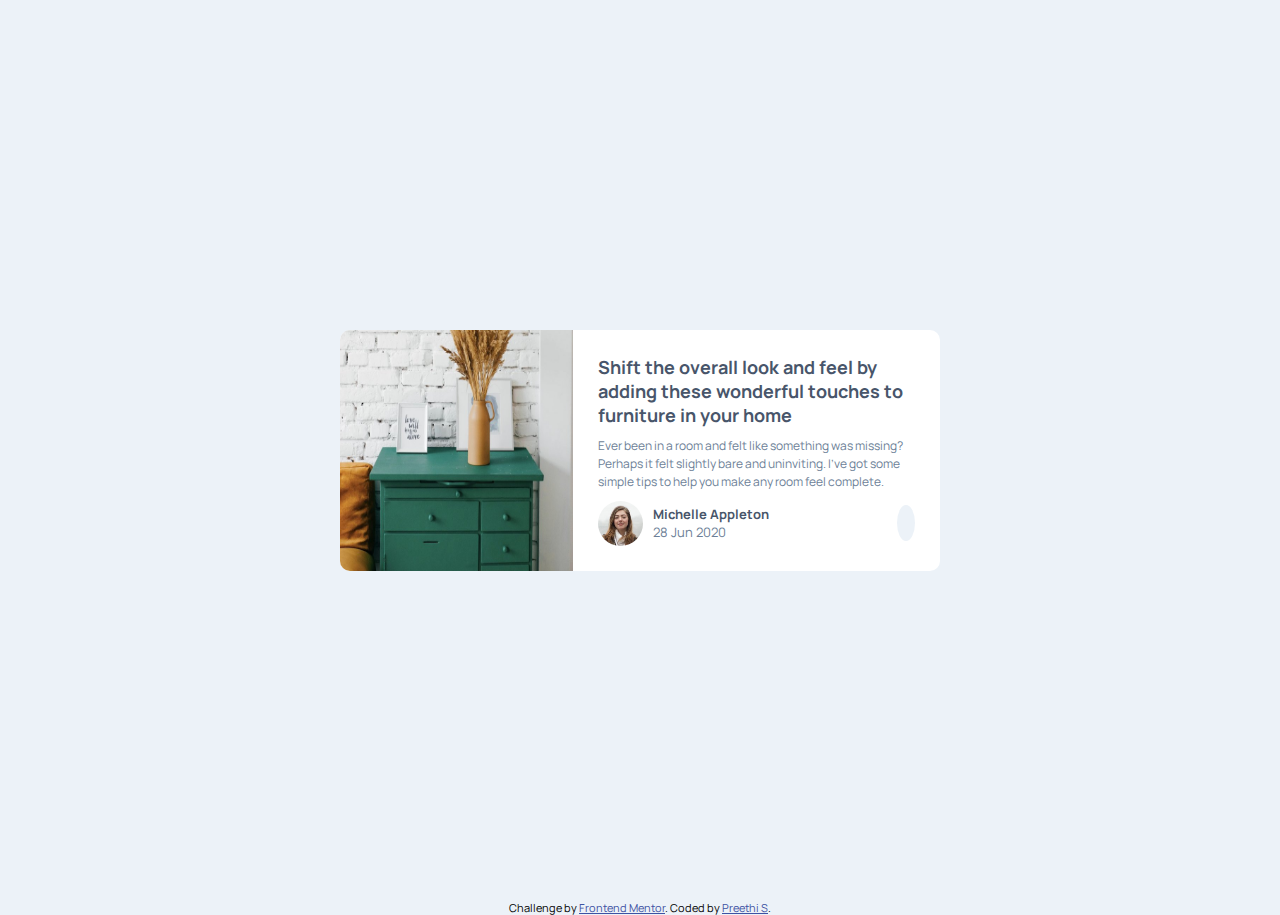
<file: article-preview-component-master/index.html>
<!DOCTYPE html>
<html lang="en">
  <head>
    <meta charset="UTF-8" />
    <meta name="viewport" content="width=device-width, initial-scale=1.0" />
    <!-- displays site properly based on user's device -->

    <link
      rel="icon"
      type="image/png"
      sizes="32x32"
      href="./images/favicon-32x32.png"
    />
    <link rel="stylesheet" href="stylesheet.css" />
    <link
      rel="stylesheet"
      href="https://cdnjs.cloudflare.com/ajax/libs/font-awesome/6.4.2/css/all.min.css"
      integrity="sha512-z3gLpd7yknf1YoNbCzqRKc4qyor8gaKU1qmn+CShxbuBusANI9QpRohGBreCFkKxLhei6S9CQXFEbbKuqLg0DA=="
      crossorigin="anonymous"
      referrerpolicy="no-referrer"
    />

    <title>Frontend Mentor | Article preview component</title>
  </head>
  <body>
    <div class="container">
      <div class="sub-container">
        <div class="article-image">
          <img src="images/drawers.jpg" alt="drawers-img" class="drawers-img" />
        </div>

        <div class="main-content">
          <h3>
            Shift the overall look and feel by adding these wonderful touches to
            furniture in your home
          </h3>
          <p class="article-describe">
            Ever been in a room and felt like something was missing? Perhaps it
            felt slightly bare and uninviting. I’ve got some simple tips to help
            you make any room feel complete.
          </p>
          <div class="about-articles">
            <div class="author-info">
              <img
                src="images/avatar-michelle.jpg"
                alt="michelle-img"
                class="michelle-img"
              />
              <div class="information">
                <p class="author-name">Michelle Appleton</p>
                <p>28 Jun 2020</p>
              </div>
            </div>
            <div>
              <i class="fa-solid fa-share share"></i>
              <div class="share-box">
                <span class="share-name">SHARE</span>
                <i class="fa-brands fa-square-facebook"></i>
                <i class="fa-brands fa-twitter"></i>
                <i class="fa-brands fa-pinterest"></i>
              </div>
            </div>
          </div>
        </div>
      </div>
    </div>

    <div class="attribution">
      Challenge by
      <a href="https://www.frontendmentor.io?ref=challenge" target="_blank"
        >Frontend Mentor</a
      >. Coded by <a href="#">Preethi S</a>.
    </div>
  </body>
</html>
</file>
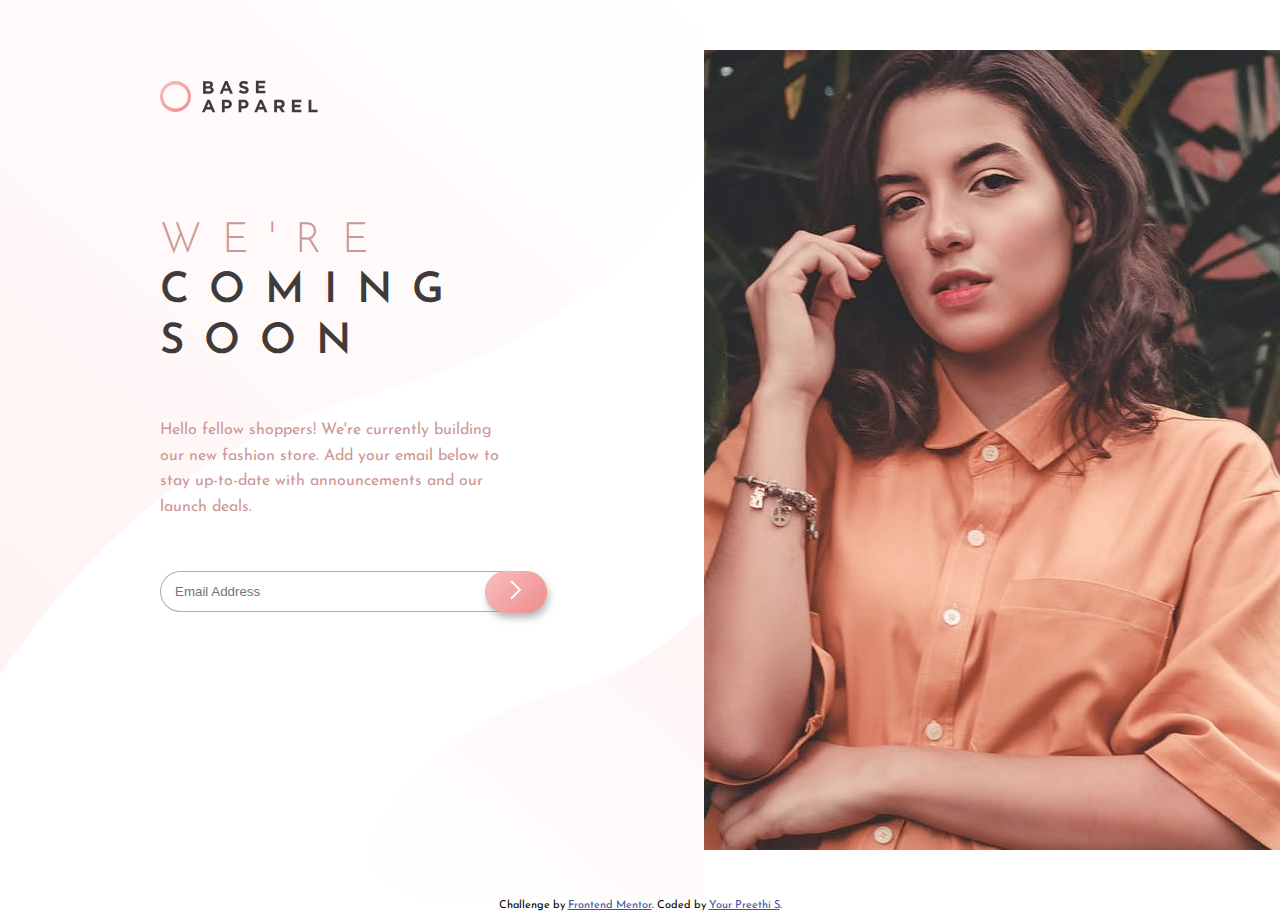
<file: base-apparel-coming-soon-master/index.html>
<!DOCTYPE html>
<html lang="en">
  <head>
    <meta charset="UTF-8" />
    <meta name="viewport" content="width=device-width, initial-scale=1.0" />
    <!-- displays site properly based on user's device -->

    <link
      rel="icon"
      type="image/png"
      sizes="32x32"
      href="./images/favicon-32x32.png"
    />
    <!-- stylesheet -->
    <link rel="stylesheet" href="stylesheet.css" />

    <title>Frontend Mentor | Base Apparel coming soon page</title>
  </head>
  <body>
    <section class="container">
      <div class="left">
        <div class="logo">
          <img src="images/logo.svg" class="logo" />
        </div>
     
        <img src="images/hero-mobile.jpg" alt="mobile-pic" class="mobile-pic" />

        <div class="left-text">
        <h1>
          <span style="color: hsl(0, 36%, 70%); font-weight: 300">We're</span>
          coming soon
        </h1>
        <p class="information">
          Hello fellow shoppers! We're currently building our new fashion store.
          Add your email below to stay up-to-date with announcements and our
          launch deals.
        </p>
        <form action="">
          <div>
            <input
              type="email"
              placeholder="Email Address"
              class="email"
              id="email"
              required
            />
            <label for="email">
              <img src="images/icon-error.svg" alt="" />
            </label>
            <button type="submit" class="submit">
              <img src="images/icon-arrow.svg" alt="" />
            </button>
          </div>
          <p class="error">Please provide a valid email</p>
        </div>
        </form>
      </div>
    </div>
      <div class="right"></div>
    </section>
   
    <footer>
      <p class="attribution">
        Challenge by
        <a href="https://www.frontendmentor.io?ref=challenge" target="_blank"
          >Frontend Mentor</a
        >. Coded by <a href="#">Your Preethi S</a>.
      </p>
    </footer>
    <!-- script -->
    <script src="main.js"></script>
  </body>
</html>
</file>
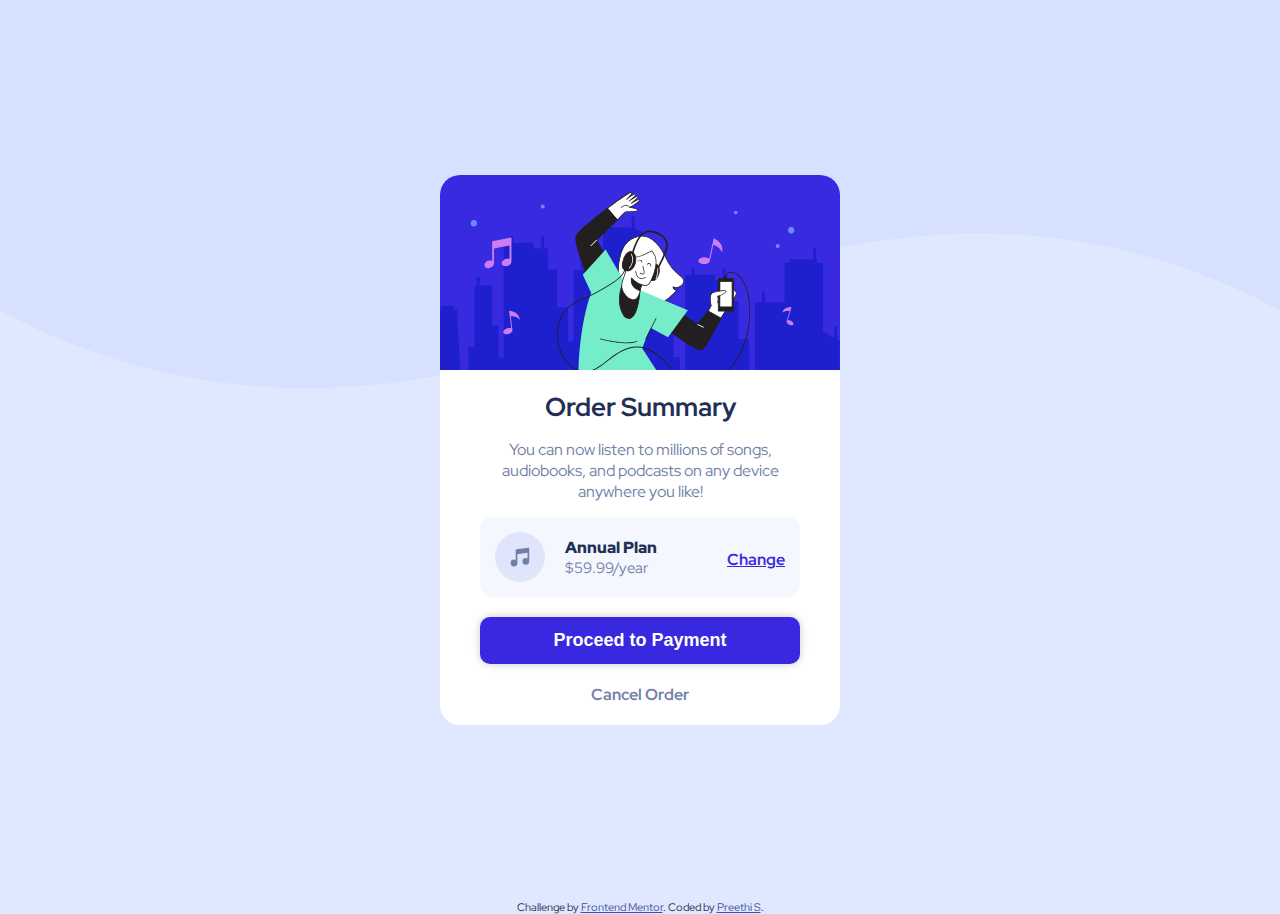
<file: order-summary-component-main/index.html>
<!DOCTYPE html>
<html lang="en">
  <head>
    <meta charset="UTF-8" />
    <meta name="viewport" content="width=device-width, initial-scale=1.0" />
    <!-- displays site properly based on user's device -->

    <link
      rel="icon"
      type="image/png"
      sizes="32x32"
      href="./images/favicon-32x32.png"
    />
    <link rel="stylesheet" href="stylesheet.css" />
    <title>Frontend Mentor | Order summary card</title>
  </head>
  <body>
    <section class="main-header">
      <div class="container">
        <img
          src="images/illustration-hero.svg"
          alt="music-pic"
          class="hero-pic"
        />
        <h2 class="order-summary-title">Order Summary</h2>
        <p class="order-summary-description">
          You can now listen to millions of songs, audiobooks, and podcasts on
          any device anywhere you like!
        </p>

        <div class="music-icon">
          <div class="music-icon-box">
            <img
              src="images/icon-music.svg"
              alt="music-plan"
              class="music-symbol"
            />
            <div>
              <h5 class="music-plan">Annual Plan</h5>
              <p class="music-amount">$59.99/year</p>
            </div>
          </div>
          <a href="#" class="Change"> Change</a>
        </div>

        <button class="proceed">Proceed to Payment</button>
        <a href="#" class="cancel">Cancel Order</a>
      </div>
    </section>
    <div class="attribution">
      Challenge by
      <a href="https://www.frontendmentor.io?ref=challenge" target="_blank"
        >Frontend Mentor</a
      >. Coded by <a href="#">Preethi S</a>.
    </div>
  </body>
</html>
</file>
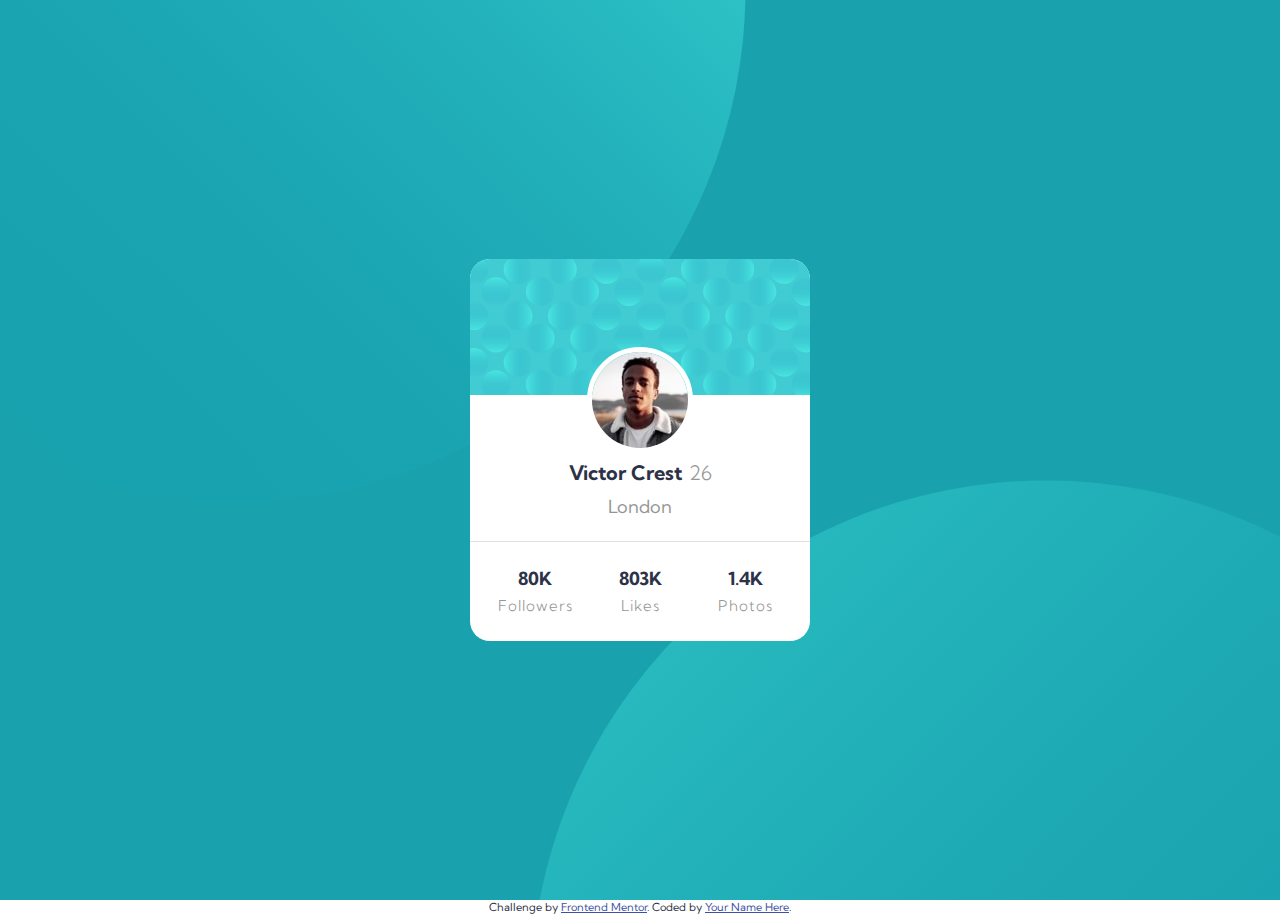
<file: profile-card-component-main/index.html>
<!DOCTYPE html>
<html lang="en">
  <head>
    <meta charset="UTF-8" />
    <meta name="viewport" content="width=device-width, initial-scale=1.0" />
    <!-- displays site properly based on user's device -->

    <link
      rel="icon"
      type="image/png"
      sizes="32x32"
      href="./images/favicon-32x32.png"
    />
    <link rel="stylesheet" href="stylesheet.css" />
    <title>Frontend Mentor | Profile card component</title>

    <!-- Feel free to remove these styles or customise in your own stylesheet 👍 -->
    <style>
      .attribution {
        font-size: 11px;
        text-align: center;
      }
      .attribution a {
        color: hsl(228, 45%, 44%);
      }
    </style>
  </head>
  <body>
    <div class="main">
      <div class="top-bg"></div>
      <div class="bottom-bg"></div>
      <section class="container">
        <div class="background-card-img">
          <img
            src="images/bg-pattern-card.svg"
            alt="background-pattern"
            class="background-card"
          />

          <img
            src="images/image-victor.jpg"
            alt="victor-crest-img"
            class="profile-img"
          />
        </div>

        <div class="main-content">
          <h2 class="profile-name">Victor Crest <span class="age">26</span></h2>
          <p class="profile-city">London</p>
        </div>

        <div class="col-3-grid">
          <div>
            <h4 class="number">80K</h4>
            <p class="describe">Followers</p>
          </div>
          <div>
            <h4 class="number">803K</h4>
            <p class="describe">Likes</p>
          </div>
          <div>
            <h4 class="number">1.4K</h4>
            <p class="describe">Photos</p>
          </div>
        </div>
      </section>
    </div>
    <div class="attribution">
      Challenge by
      <a href="https://www.frontendmentor.io?ref=challenge" target="_blank"
        >Frontend Mentor</a
      >. Coded by <a href="#">Your Name Here</a>.
    </div>
  </body>
</html>
</file>
<file: article-preview-component-master/stylesheet.css>
@import url("https://fonts.googleapis.com/css2?family=Manrope:wght@500;700&family=Red+Hat+Display:wght@500;700;900&display=swap");
* {
  margin: 0;
  padding: 0;
  box-sizing: border-box;
}
body {
  font-family: "Manrope", sans-serif;
  background-color: hsl(210, 46%, 95%);
  font-size: 13px;
}
.attribution {
  font-size: 11px;
  text-align: center;
}
.attribution a {
  color: hsl(228, 45%, 44%);
}
.container {
  max-width: 100wh;
  min-height: 100vh;

  display: flex;
  justify-content: center;
  align-items: center;
  margin: 0 auto;
}
.sub-container {
  display: flex;
  width: 600px;
  height: auto;
  color: hsl(217, 19%, 35%);
  background-color: #fff;
  border-radius: 10px;
}
.drawers-img {
  width: 100%;
  height: 100%;
  border-radius: 10px 0 0 10px;
}
h3 {
  margin-bottom: 10px;
  font-size: 18px;
}
.main-content {
  padding: 25px;
  position: relative;
}
.about-articles {
  display: flex;

  justify-content: space-between;
  gap: 10px;
  align-items: center;
}
.author-info {
  display: flex;
  gap: 10px;
  align-items: center;
}
.michelle-img {
  width: 45px;
  height: 45px;
  border-radius: 50%;
}
.share-box {
  width: 220px;
  height: 45px;

  background-color: hsl(217, 19%, 35%);
  border-radius: 10px;
  color: #fff;
  text-align: center;
  padding: 10px;
  position: absolute;
  left: 230px;
  bottom: 80px;
  display: none;
}
.share-box > * {
  margin-right: 0.8rem;
}
.share-box::before {
  width: 0;
  height: 0;
  border-style: solid;
  border-width: 10px 10px 0 10px;
  border-color: hsl(217, 19%, 35%) transparent transparent transparent;
  content: "";
  position: absolute;
  right: 110px;
  top: 43px;
}
.share {
  width: 32px;
  height: 32px;
  padding: 9px;
  border-radius: 50%;
  background: hsl(210, 46%, 95%);
  cursor: pointer;
  text-align: ce;
}
.share:hover {
  background: hsl(214, 17%, 51%);
  color: white;
}
.share:hover + .share-box {
  display: block;
}
.share-name {
  letter-spacing: 5px;
  font-size: 10px;
  font-weight: 500;
  color: hsl(212, 23%, 69%);
}

p {
  color: hsl(214, 17%, 51%);
}
.author-name {
  color: hsl(217, 19%, 35%);
  font-weight: 700;
}
.article-describe {
  font-size: 12px;
  margin-bottom: 10px;
  line-height: 1.5;
}
@media (max-width: 480px) {
  .container {
    width: 90%;
    overflow: hidden;
    padding-bottom: 0;
  }
  h3 {
    font-size: 16px;
  }
  .sub-container {
    width: 90%;
    flex-direction: column;
    height: 518px;
  }
  .drawers-img {
    border-radius: 10px 10px 0 0;
    width: 100%;
  }
  .share-box {
    width: 100%;
    border-radius: 0;
    position: absolute;
    left: 0;
    bottom: 24px;
  }

  .share-box::before {
    position: absolute;
    right: 0;
    top: 0;
  }

  .article-describe {
    font-size: 13.1px;
  }
}
</file>
<file: base-apparel-coming-soon-master/stylesheet.css>
@import url("https://fonts.googleapis.com/css2?family=Josefin+Sans:wght@300;400;600&display=swap");
* {
  margin: 0;
  padding: 0;
  box-sizing: border-box;
}
body {
  font-family: "Josefin Sans", sans-serif;
  background-color: linear-gradient(
    135deg,
    hsl(0, 0%, 100%),
    hsl(0, 100%, 98%)
  );
  font-size: 16px;
}
.attribution {
  font-size: 11px;
  text-align: center;
}
.attribution a {
  color: hsl(228, 45%, 44%);
}
.container {
  max-width: 100vw;
  min-height: 100vh;
  display: flex;
}
.mobile-pic {
  display: none;
}

.left {
  width: 55%;
  background: url("images/bg-pattern-desktop.svg") no-repeat center/cover;
  padding: 40px 160px;
  margin: 0 auto;
}

.right {
  background: url(images/hero-desktop.jpg) no-repeat;
  width: 45%;

  background-position: center;
}
.logo {
  margin: 20px 0;
}

.left-text {
  max-width: 450px;
}
h1 {
  letter-spacing: 20px;
  text-transform: uppercase;
  font-weight: 600;
  color: hsl(0, 6%, 24%);
  margin-top: 80px;
  font-size: 42px;
  line-height: 1.2;
}

.information {
  font-size: 16px;
  color: hsl(0, 36%, 70%);
  margin: 50px auto;
  line-height: 1.6;
  font-weight: 400;
  padding-right: 30px;
}

form {
  position: relative;
}
form input {
  padding: 12px 14px;
  border: 1px solid rgba(100, 90, 90, 0.5);
  border-radius: 30px;
  width: 100%;
  color: hsl(0, 6%, 24%);
  display: flex;
}
form input :focus {
  border: 1px solid hsla(0, 36%, 70%, 0.5);
  outline: none;
}
form input ::placeholder {
  color: hsla(0, 36%, 70%, 0.5);
  font-family: "Josefin Sans", sans-serif;
}
button {
  position: absolute;
  right: -3px;
  top: 0;

  border-radius: 30px;
  background-image: linear-gradient(135deg, hsl(0, 80%, 86%), hsl(0, 74%, 74%));
  box-shadow: 2px 5px 7px hsla(0, 2%, 55%, 0.6);
  border: none;
  cursor: pointer;
  transition: 0.3s ease;
  padding: 9.5px 25px;
}
button:hover + .error + label {
  display: block;
  cursor: pointer;
  background-image: hsl(0, 80%, 86%);
}
label {
  position: absolute;
  right: 67px;
  top: 0;
  transform: translateY(36.5%);
  display: none;
}
.error {
  color: hsl(0, 93%, 68%) !important;
  margin-left: 13px;
  margin-top: 10px;
  display: none;
}
/* responsive */
@media only screen and (max-width: 720px) {
  .container {
    flex-direction: column;
  }
  .left,
  .right {
    width: unset;
  }
  .left {
    padding: 40px;
  }
  .logo {
    margin: unset;
  }
  h1,
  .information {
    text-align: center;
  }
  h1 {
    font-size: 32px;
    font-weight: 700;
    margin-top: 30px;
  }

  .information {
    font-size: 15px;
    font-weight: 400;
    margin-top: 25px;
    margin-right: 0;
  }

  .mobile-pic {
    display: block;
    margin-right: -40px;
    margin-left: -40px;
    width: calc(100% + 80px);
    margin-top: 20px;
  }
}
</file>
<file: order-summary-component-main/stylesheet.css>
@import url("https://fonts.googleapis.com/css2?family=Kumbh+Sans:wght@400;700&family=Red+Hat+Display:wght@500;700;900&display=swap");
* {
  margin: 0;
  padding: 0;
  box-sizing: border-box;
}

body {
  font-family: "Red Hat Display", sans-serif;
  color: hsl(223, 47%, 23%);
  background-color: hsl(225, 100%, 94%);
  overflow: hidden;
}

.attribution {
  font-size: 11px;
  text-align: center;
}
.attribution a {
  color: hsl(228, 45%, 44%);
}
.main-header {
  min-width: 100wh;
  min-height: 100vh;
  display: flex;
  align-items: center;
  justify-content: center;
  background: url("./images/pattern-background-desktop.svg") no-repeat;
  background-position: top;
  background-size: contain;
  position: relative;
  overflow: hidden;
}

.container {
  width: 400px;
  display: flex;
  flex-direction: column;
  align-items: center;
  justify-content: center;
  background-color: #fff;
  border-radius: 20px;
  z-index: 2;
}
.hero-pic {
  border-radius: 20px 20px 0 0;
  margin-bottom: 20px;
  width: 100%;
}
.order-summary-title {
  font-size: 26px;
}
.order-summary-description {
  color: hsl(224, 23%, 55%);
  text-align: center;
  width: 80%;
  margin: 15px 0;
}
.music-icon {
  width: 80%;
  border-radius: 12px;
  display: flex;
  padding: 15px;
  background-color: hsl(225, 100%, 98%);
  justify-content: space-between;
  align-items: center;
  margin-bottom: 20px;
}
.music-icon-box {
  display: flex;
  align-items: center;
  gap: 20px;
}
.music-plan {
  font-weight: 900;
  font-size: 16px;
}
.music-amount {
  font-size: 15px;
  color: hsl(224, 23%, 55%);
}
.music-symbol {
  width: 50px;
}
a.Change {
  color: hsl(245, 75%, 52%);
  margin-top: 5px;
  font-weight: 700;
}
a:active {
  text-decoration: none;
  color: hsl(245, 75%, 52%);
}
.proceed {
  width: 80%;
  padding: 13px;
  border-radius: 10px;
  background-color: hsl(245, 75%, 52%);
  color: hsl(225, 100%, 100%);
  font-weight: 700;
  border: none;
  font-size: 18px;
  box-shadow: 0 0 10px 0 rgba(0, 0, 0, 0.2);
}
.proceed:active {
  background-color: hsl(245, 67%, 64%);
}
a.cancel {
  color: hsl(224, 23%, 55%);
  margin: 20px 0;
  text-decoration: none;
  font-weight: 700;
}
a.cancel:active {
  color: hsl(223, 47%, 23%);
}
/* responsive view */

@media only screen and (max-width: 480px) {
  .main-header {
    background: url("./images/pattern-background-mobile.svg") no-repeat;
    background-position: center;
  }
  .container {
    width: 90%;
  }
}
</file>
<file: profile-card-component-main/stylesheet.css>
@import url("https://fonts.googleapis.com/css2?family=Kumbh+Sans:wght@400;700&display=swap");

* {
  margin: 0;
  padding: 0;
  font-family: "Kumbh Sans", sans-serif;
  font-weight: 400;
  box-sizing: border-box;
}
body {
  font-size: 18px;
  color: hsl(229, 23%, 23%);
  overflow: hidden;
}
.main {
  background-color: hsl(185, 75%, 39%);
  min-width: 100vw;
  min-height: 100vh;

  display: flex;
  justify-content: center;
  align-items: center;
  position: relative;
  overflow: hidden;
}
.container {
  border-radius: 20px;
  text-align: center;
  background-color: #fff;

  display: flex;
  flex-direction: column;
  align-items: center;
  justify-content: center;
  z-index: 2;
}

.top-bg {
  position: absolute;
  background: url(images/bg-pattern-top.svg);
  background-size: contain;
  float: left;
  background-repeat: no-repeat;
  height: 1030px;
  width: 1030px;
  left: -284px;
  top: -527px;
}
.bottom-bg {
  position: absolute;
  background: url(images/bg-pattern-bottom.svg);
  background-size: contain;
  background-repeat: no-repeat;
  height: 1030px;
  width: 1030px;
  right: -280px;
  bottom: -610px;
}

.background-card-img {
  position: relative;
  margin-bottom: 30px;
}
.background-card {
  position: relative;

  width: 340px;
  border-radius: 20px 20px 0 0;
  top: 0;
  left: 0;
}
.profile-img {
  border-radius: 50%;
  border: 5px solid #fff;

  position: absolute;
  display: block;
  left: 50%;
  transform: translate(-50%);
  top: 62%;
}
.profile-name {
  margin-bottom: 10px;
  font-size: 20px;
  font-weight: 700;
}
.profile-city {
  margin-bottom: 23px;
  color: hsl(0, 0%, 59%);
}
.main-content {
  margin-top: 30px;
  min-width: 340px;
  border-bottom: 1px solid hsl(0, 0%, 88%);
}
.age {
  color: hsl(0, 0%, 59%);
  font-weight: 300;
  margin-left: 2px;
}
.col-3-grid {
  display: grid;
  grid-template-columns: repeat(3, 1fr);
  column-gap: 30px;
  line-height: 1.6;
  margin: 23px 0;
}
.number {
  font-weight: 700;
  font-size: 18px;
}
.describe {
  color: hsl(0, 0%, 59%);
  letter-spacing: 1px;
  font-size: 15px;
  font-weight: 300;
}
@media only screen and (max-width: 600px) and (min-width: 375px) {
  .main {
    width: 100%;
  }
}
</file>
